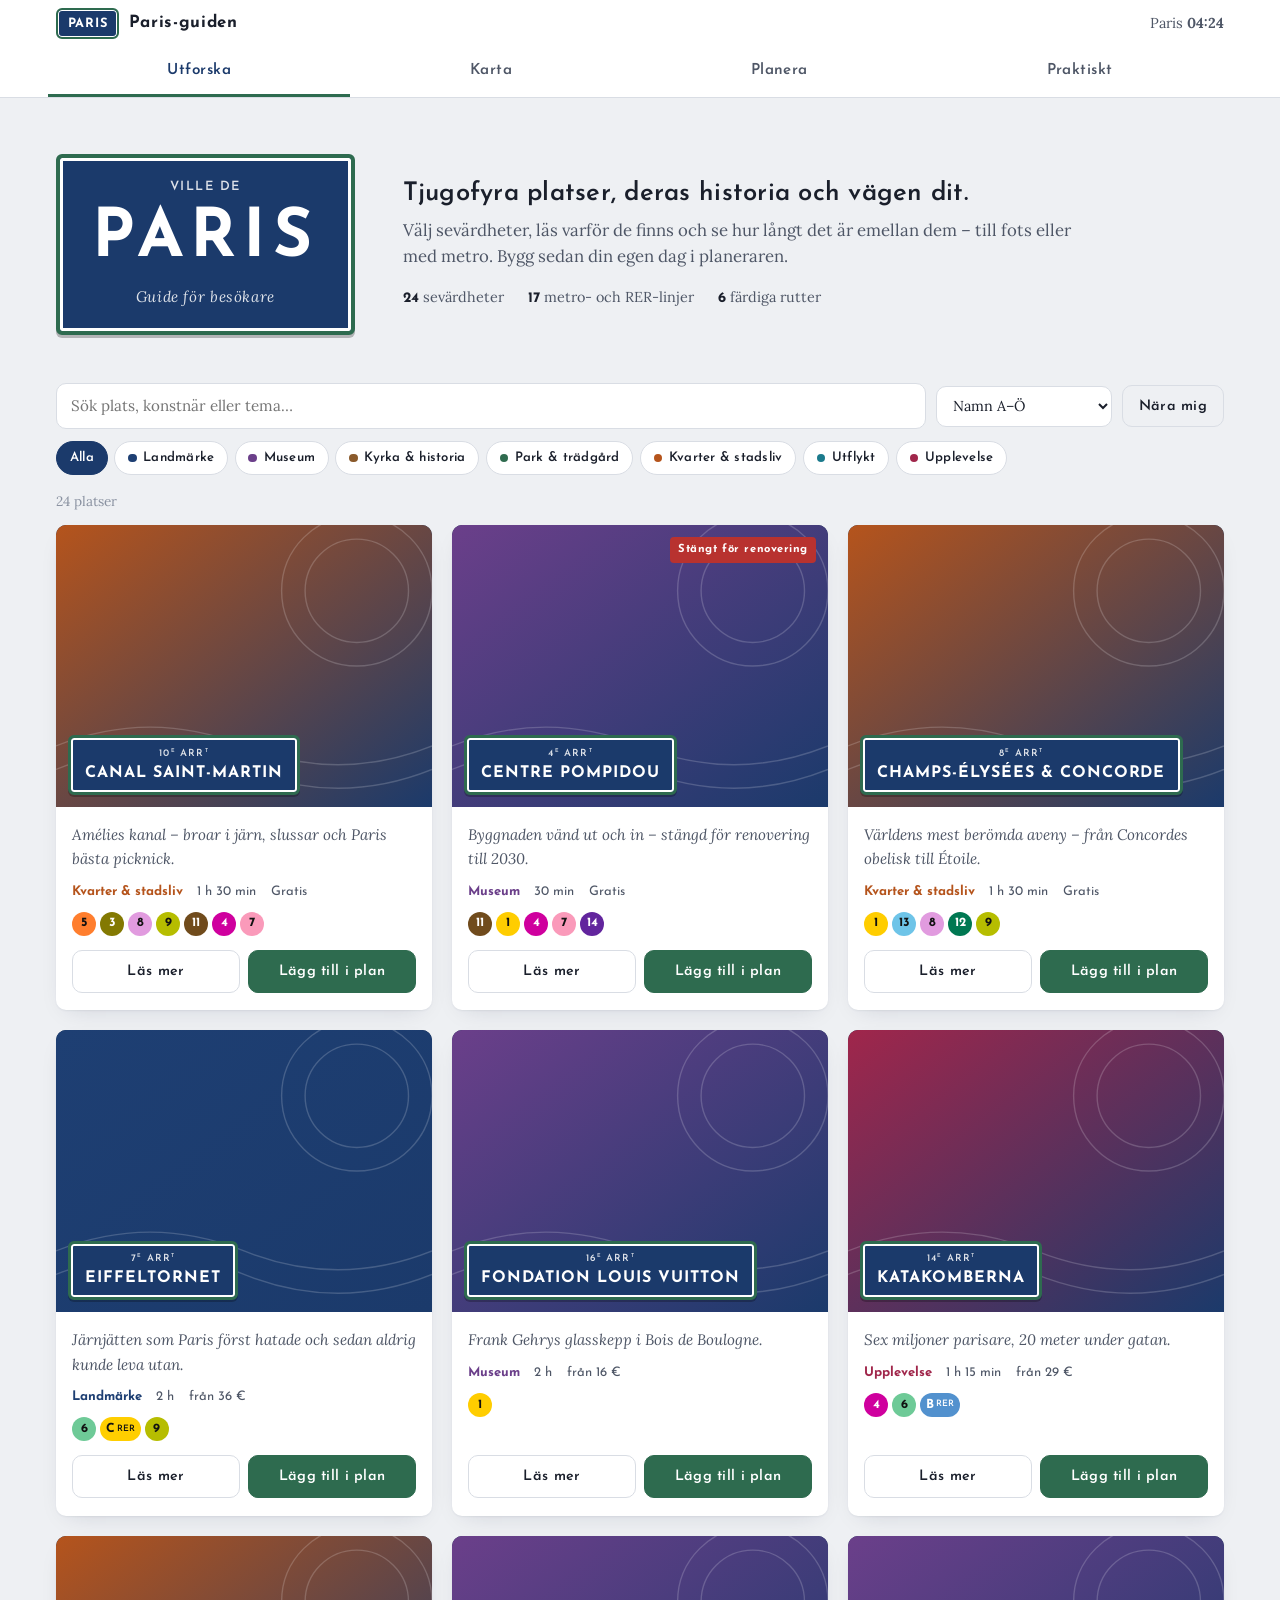
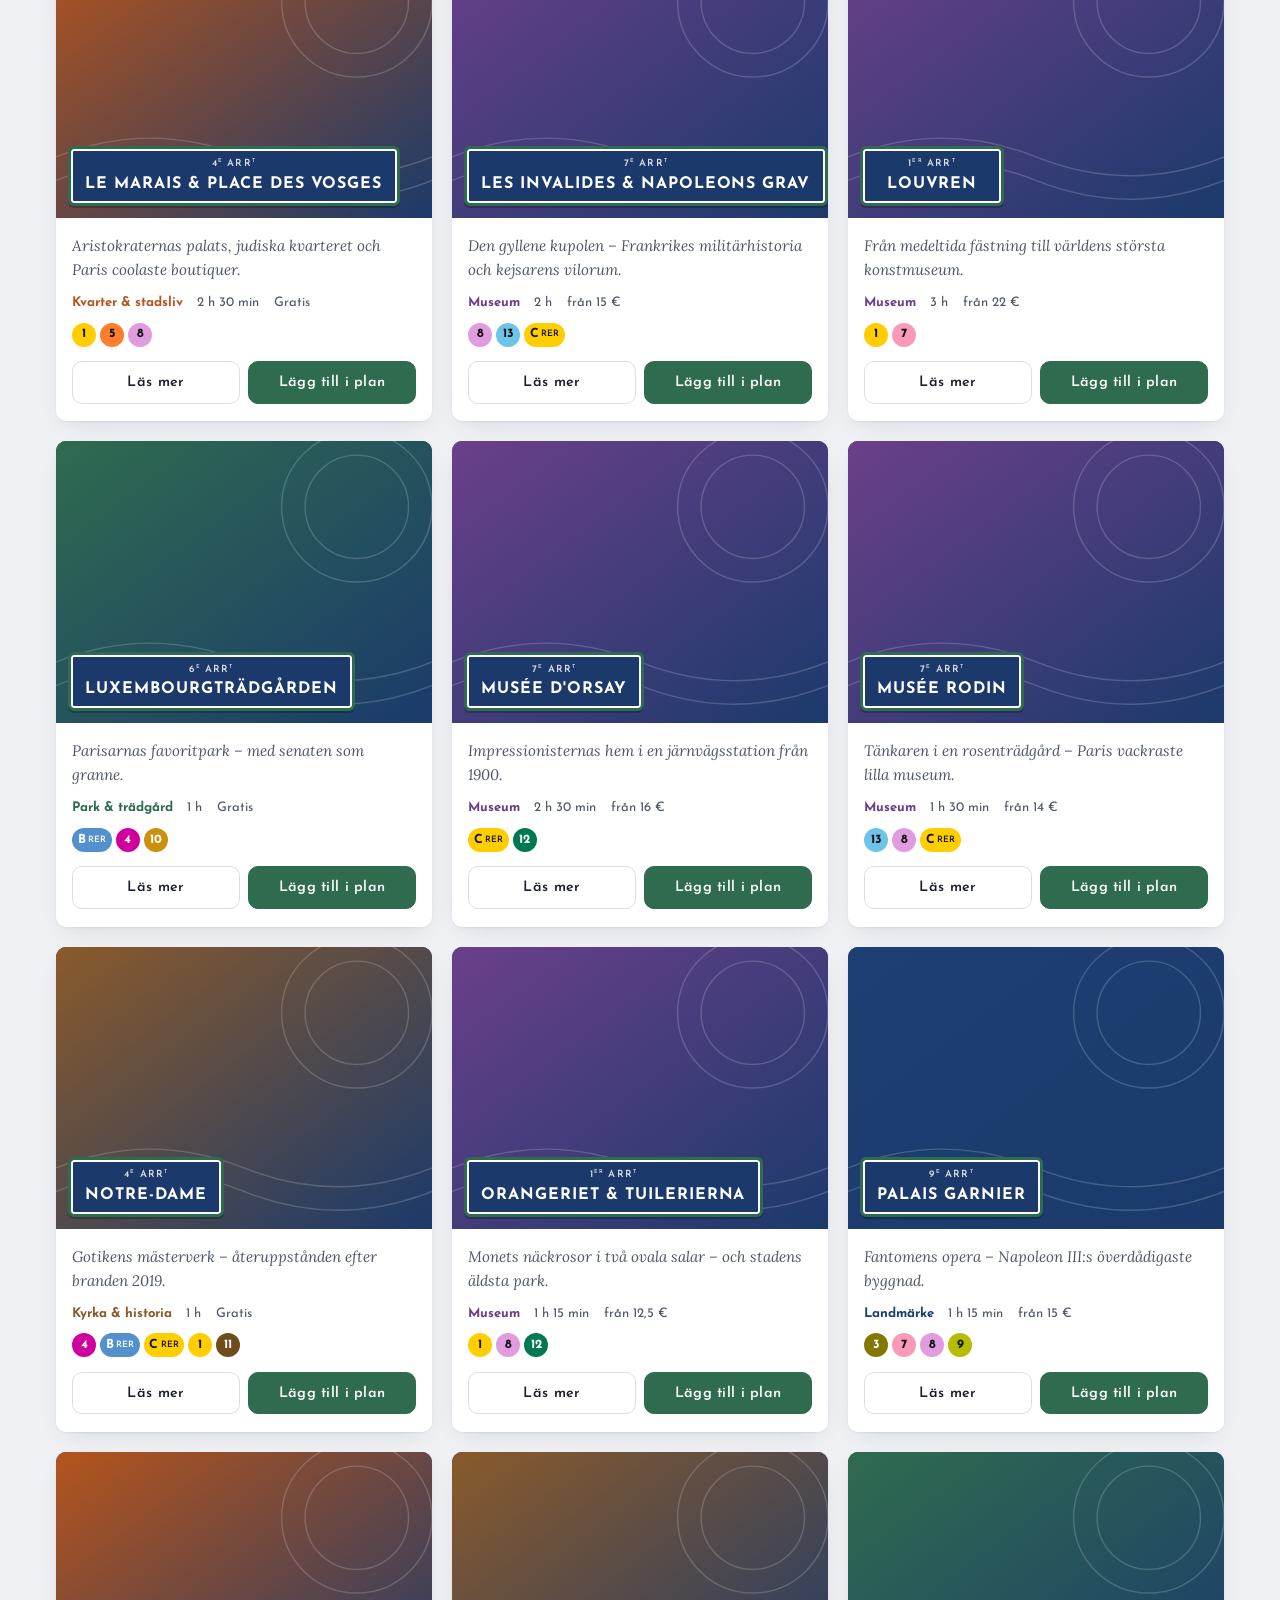
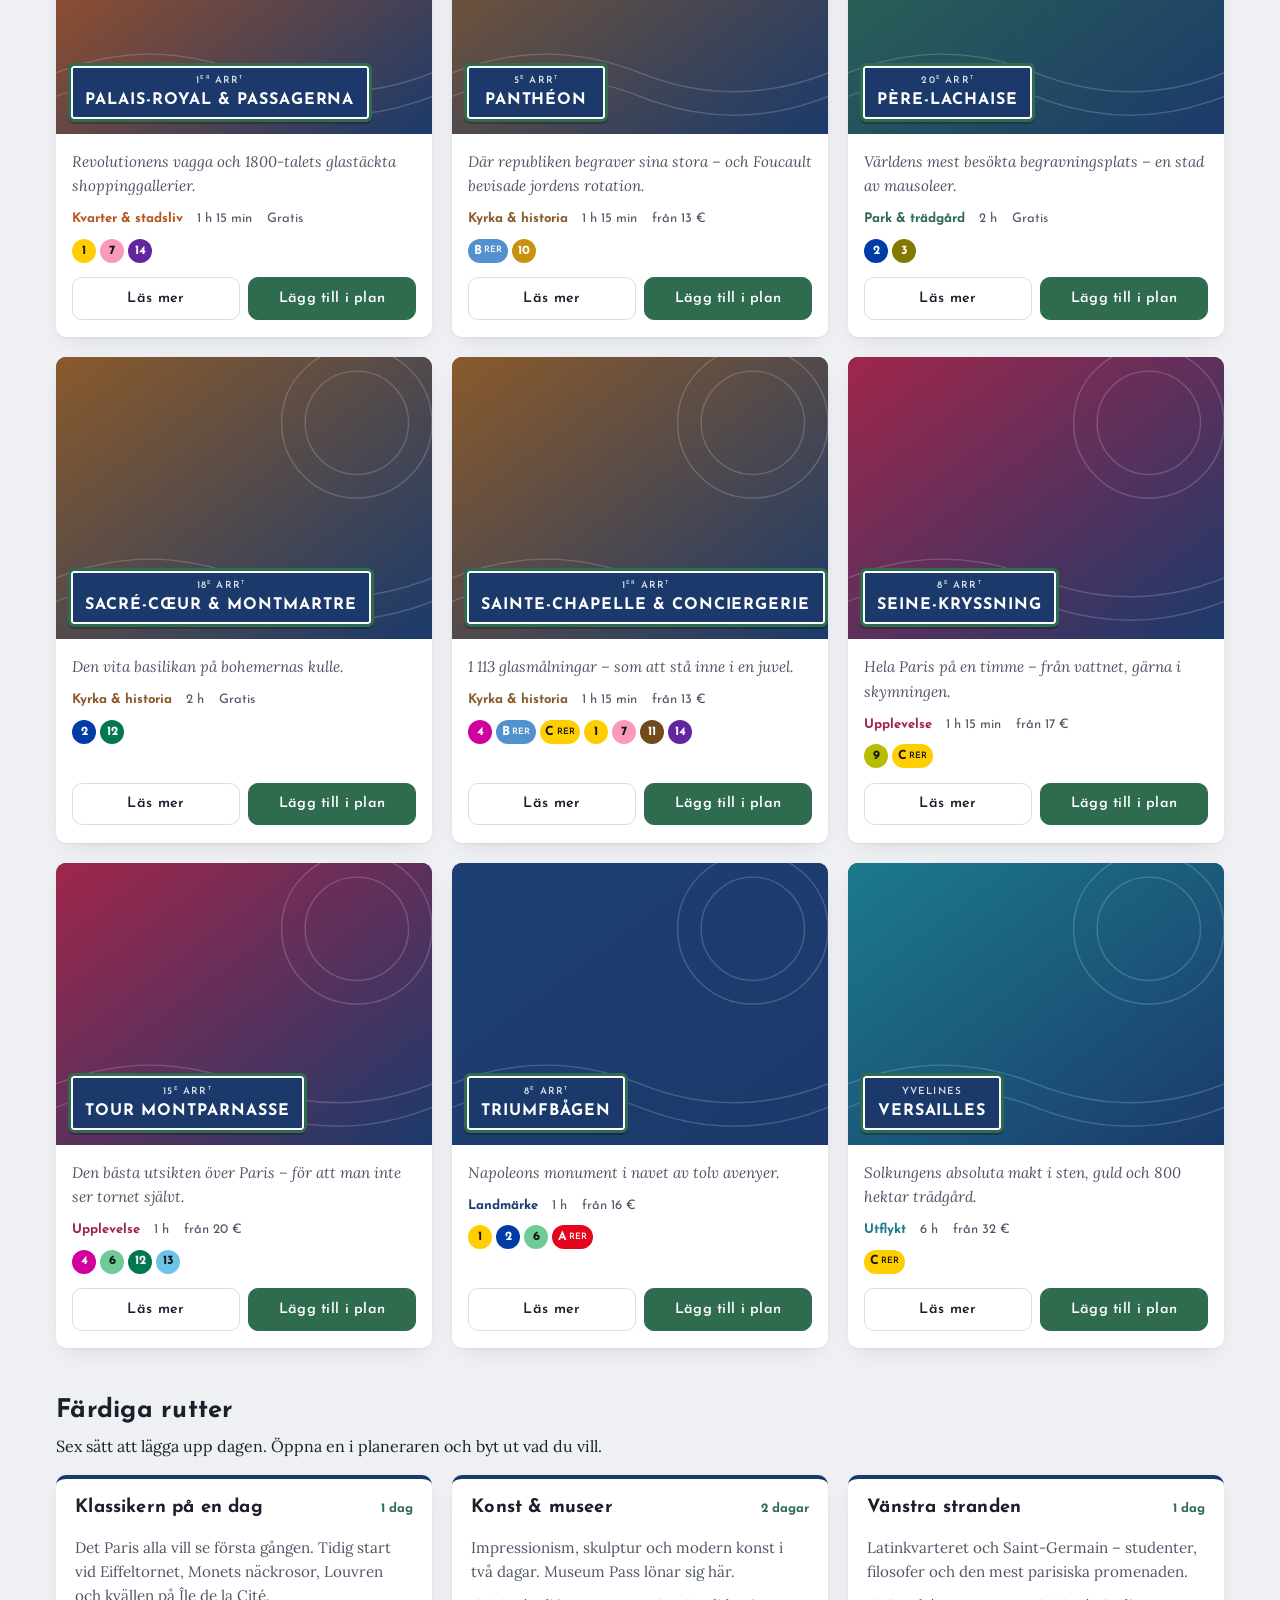
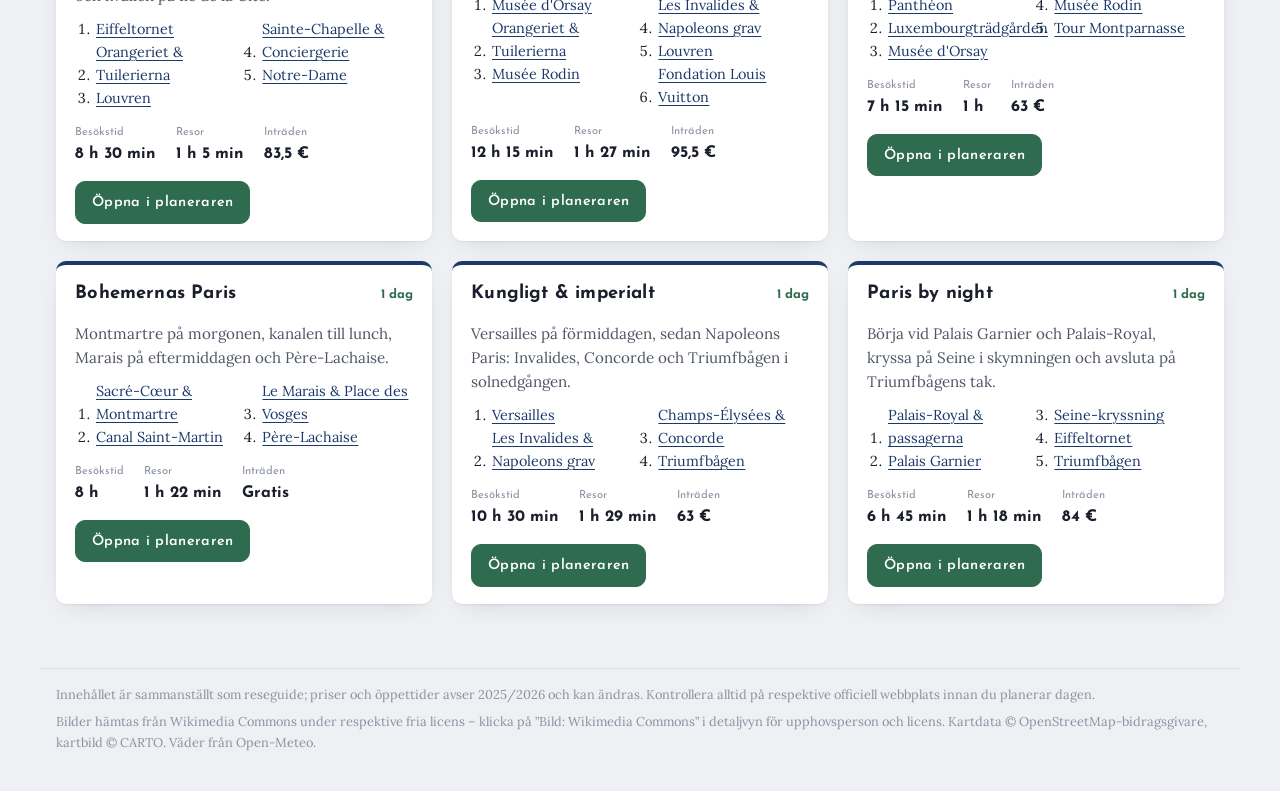
<file: paris-guide/index.html>
<!DOCTYPE html>
<html lang="sv">
<head>
  <meta charset="UTF-8">
  <meta name="viewport" content="width=device-width, initial-scale=1, viewport-fit=cover">
  <title>Paris-guiden – turistguide med karta, historia och metro</title>
  <meta name="description" content="Svensk turistguide till Paris: 24 sevärdheter med historia, bilder och praktisk information, klickbar karta, avstånd och tunnelbana mellan platserna samt en dagsplanerare.">
  <meta name="theme-color" content="#1B3A6B">
  <link rel="manifest" href="manifest.json">
  <link rel="icon" href="icon.svg" type="image/svg+xml">
  <link rel="apple-touch-icon" href="icon-512.png">
  <meta name="apple-mobile-web-app-capable" content="yes">
  <meta name="apple-mobile-web-app-title" content="Paris">
  <meta property="og:title" content="Paris-guiden">
  <meta property="og:description" content="Sevärdheter, historia, karta, metro och dagsplan för ditt Parisbesök.">
  <meta property="og:type" content="website">
  <link rel="preconnect" href="https://fonts.googleapis.com">
  <link rel="preconnect" href="https://fonts.gstatic.com" crossorigin>
  <link href="https://fonts.googleapis.com/css2?family=Josefin+Sans:wght@600;700&family=Lora:ital,wght@0,400;0,600;1,400&display=swap" rel="stylesheet">
  <link rel="stylesheet" href="vendor/leaflet.css">
  <link rel="stylesheet" href="styles.css">
</head>
<body>
  <header class="topbar">
    <div class="topbar__in">
      <a class="brand" href="#explore" aria-label="Paris-guiden, start">
        <span class="plaque plaque--mini"><span class="plaque__arr">Guide</span><span class="plaque__name">Paris</span></span>
        <span class="brand__name">Paris-guiden</span>
      </a>
      <div class="topbar__right">
        <span id="weatherNow" hidden></span>
        <span title="Lokal tid i Paris">Paris <b id="parisTime">–</b></span>
      </div>
    </div>
    <nav class="tabs" role="tablist" aria-label="Huvudmeny">
      <button class="tab is-active" role="tab" data-tab="explore" aria-selected="true">Utforska</button>
      <button class="tab" role="tab" data-tab="map" aria-selected="false">Karta</button>
      <button class="tab" role="tab" data-tab="plan" aria-selected="false">Planera <span id="planCount" class="count" hidden></span></button>
      <button class="tab" role="tab" data-tab="info" aria-selected="false">Praktiskt</button>
    </nav>
  </header>

  <main>
    <!-- Utforska -->
    <section id="tab-explore" class="panel is-active" role="tabpanel">
      <div class="hero">
        <div class="plaque plaque--hero" aria-hidden="true">
          <span class="plaque__arr">Ville de</span>
          <span class="plaque__name">Paris</span>
          <span class="plaque__sub">Guide för besökare</span>
        </div>
        <div class="hero__text">
          <h1>Tjugofyra platser, deras historia och vägen dit.</h1>
          <p>Välj sevärdheter, läs varför de finns och se hur långt det är emellan dem – till fots eller med metro. Bygg sedan din egen dag i planeraren.</p>
          <div class="hero__facts">
            <span><b>24</b> sevärdheter</span>
            <span><b>17</b> metro- och RER-linjer</span>
            <span><b>6</b> färdiga rutter</span>
          </div>
        </div>
      </div>

      <div class="toolbar">
        <input id="search" type="search" placeholder="Sök plats, konstnär eller tema…" aria-label="Sök bland sevärdheter">
        <select id="sort" aria-label="Sortera">
          <option value="name">Namn A–Ö</option>
          <option value="arr">Arrondissement</option>
          <option value="time">Kortast besök först</option>
          <option value="near">Närmast mig</option>
        </select>
        <button id="nearBtn" class="btn btn--ghost">Nära mig</button>
      </div>
      <div id="catChips" class="chips" role="group" aria-label="Kategorier"></div>
      <p id="resultCount" class="result-count"></p>
      <div id="cardGrid" class="grid"></div>

      <section class="routes" aria-labelledby="routesTitle">
        <h2 id="routesTitle">Färdiga rutter</h2>
        <p>Sex sätt att lägga upp dagen. Öppna en i planeraren och byt ut vad du vill.</p>
        <div id="itineraries" class="routes__grid"></div>
      </section>
    </section>

    <!-- Karta -->
    <section id="tab-map" class="panel" role="tabpanel">
      <div class="map-wrap">
        <div id="map" role="application" aria-label="Karta över sevärdheter"></div>
        <div class="map-ctrl">
          <div class="map-ctrl__row">
            <button id="mapFit" class="btn btn--sm">Hela staden</button>
            <button id="mapLocate" class="btn btn--sm">Min position</button>
            <label><input type="checkbox" id="mapPlanToggle" checked> Visa min plan</label>
          </div>
          <div id="mapLegend" class="legend"></div>
        </div>
      </div>
    </section>

    <!-- Planera -->
    <section id="tab-plan" class="panel" role="tabpanel">
      <div class="plan-head">
        <div>
          <h2>Din dagsplan</h2>
          <p>Lägg till platser, låt appen ordna dem efter kortast restid och se när du är klar.</p>
        </div>
        <div class="plan-tools">
          <label>Start <input type="time" id="planStart" value="09:00"></label>
          <button id="planOptimize" class="btn">Optimera ordningen</button>
          <button id="planClear" class="btn btn--ghost">Rensa</button>
        </div>
      </div>
      <div class="plan-layout">
        <div class="plan-main">
          <div id="planBody"></div>
        </div>
        <aside class="plan-side">
          <div id="planSummary" class="summary" hidden></div>
          <div class="plan-actions">
            <button id="planMap" class="btn btn--ghost">Visa på kartan</button>
            <button id="planCopy" class="btn btn--ghost">Kopiera som text</button>
            <button id="planShare" class="btn btn--ghost">Dela länk</button>
          </div>
          <div class="plan-add">
            <h3>Lägg till plats</h3>
            <div id="planAdd" class="chips"></div>
          </div>
        </aside>
      </div>
    </section>

    <!-- Praktiskt -->
    <section id="tab-info" class="panel" role="tabpanel">
      <h2>Praktiskt inför resan</h2>
      <p>Det du behöver veta om biljetter, flygplatser, öppettider och hur parisare gör.</p>
      <div class="info-layout">
        <div id="infoSections"></div>
        <aside>
          <div id="forecastWrap" class="side-box" hidden>
            <h3>Vädret i Paris</h3>
            <div id="forecast" class="forecast"></div>
          </div>
          <div class="side-box">
            <h3>Fraser som öppnar dörrar</h3>
            <table class="phrases"><tbody id="phrases"></tbody></table>
          </div>
          <div class="side-box">
            <h3>Linjerna i appen</h3>
            <div id="lineLegend" class="line-legend"></div>
            <p class="small" style="margin-top:.6rem">Restiderna bygger på ett förenklat nät med nyckelstationer. För exakta avgångar, använd Bonjour RATP eller Citymapper.</p>
          </div>
        </aside>
      </div>
    </section>
  </main>

  <footer>
    <p>Innehållet är sammanställt som reseguide; priser och öppettider avser 2025/2026 och kan ändras. Kontrollera alltid på respektive officiell webbplats innan du planerar dagen.</p>
    <p>Bilder hämtas från Wikimedia Commons under respektive fria licens – klicka på ”Bild: Wikimedia Commons” i detaljvyn för upphovsperson och licens. Kartdata © OpenStreetMap-bidragsgivare, kartbild © CARTO. Väder från Open-Meteo.</p>
  </footer>

  <dialog id="sheet" aria-label="Detaljer om sevärdhet">
    <button id="sheetClose" class="dialog__close" aria-label="Stäng">×</button>
    <div id="sheetBody"></div>
  </dialog>
  <dialog id="routeDlg" aria-label="Vägbeskrivning">
    <button id="routeClose" class="dialog__close" aria-label="Stäng">×</button>
    <div id="routeBody"></div>
  </dialog>
  <div id="toast" class="toast" role="status" aria-live="polite" hidden></div>

  <script src="vendor/leaflet.js"></script>
  <script src="data.js"></script>
  <script src="transit.js"></script>
  <script src="app.js"></script>
</body>
</html>
</file>
<file: paris-guide/vendor/leaflet.css>
/* required styles */

.leaflet-pane,
.leaflet-tile,
.leaflet-marker-icon,
.leaflet-marker-shadow,
.leaflet-tile-container,
.leaflet-pane > svg,
.leaflet-pane > canvas,
.leaflet-zoom-box,
.leaflet-image-layer,
.leaflet-layer {
	position: absolute;
	left: 0;
	top: 0;
	}
.leaflet-container {
	overflow: hidden;
	}
.leaflet-tile,
.leaflet-marker-icon,
.leaflet-marker-shadow {
	-webkit-user-select: none;
	   -moz-user-select: none;
	        user-select: none;
	  -webkit-user-drag: none;
	}
/* Prevents IE11 from highlighting tiles in blue */
.leaflet-tile::selection {
	background: transparent;
}
/* Safari renders non-retina tile on retina better with this, but Chrome is worse */
.leaflet-safari .leaflet-tile {
	image-rendering: -webkit-optimize-contrast;
	}
/* hack that prevents hw layers "stretching" when loading new tiles */
.leaflet-safari .leaflet-tile-container {
	width: 1600px;
	height: 1600px;
	-webkit-transform-origin: 0 0;
	}
.leaflet-marker-icon,
.leaflet-marker-shadow {
	display: block;
	}
/* .leaflet-container svg: reset svg max-width decleration shipped in Joomla! (joomla.org) 3.x */
/* .leaflet-container img: map is broken in FF if you have max-width: 100% on tiles */
.leaflet-container .leaflet-overlay-pane svg {
	max-width: none !important;
	max-height: none !important;
	}
.leaflet-container .leaflet-marker-pane img,
.leaflet-container .leaflet-shadow-pane img,
.leaflet-container .leaflet-tile-pane img,
.leaflet-container img.leaflet-image-layer,
.leaflet-container .leaflet-tile {
	max-width: none !important;
	max-height: none !important;
	width: auto;
	padding: 0;
	}

.leaflet-container img.leaflet-tile {
	/* See: https://bugs.chromium.org/p/chromium/issues/detail?id=600120 */
	mix-blend-mode: plus-lighter;
}

.leaflet-container.leaflet-touch-zoom {
	-ms-touch-action: pan-x pan-y;
	touch-action: pan-x pan-y;
	}
.leaflet-container.leaflet-touch-drag {
	-ms-touch-action: pinch-zoom;
	/* Fallback for FF which doesn't support pinch-zoom */
	touch-action: none;
	touch-action: pinch-zoom;
}
.leaflet-container.leaflet-touch-drag.leaflet-touch-zoom {
	-ms-touch-action: none;
	touch-action: none;
}
.leaflet-container {
	-webkit-tap-highlight-color: transparent;
}
.leaflet-container a {
	-webkit-tap-highlight-color: rgba(51, 181, 229, 0.4);
}
.leaflet-tile {
	filter: inherit;
	visibility: hidden;
	}
.leaflet-tile-loaded {
	visibility: inherit;
	}
.leaflet-zoom-box {
	width: 0;
	height: 0;
	-moz-box-sizing: border-box;
	     box-sizing: border-box;
	z-index: 800;
	}
/* workaround for https://bugzilla.mozilla.org/show_bug.cgi?id=888319 */
.leaflet-overlay-pane svg {
	-moz-user-select: none;
	}

.leaflet-pane         { z-index: 400; }

.leaflet-tile-pane    { z-index: 200; }
.leaflet-overlay-pane { z-index: 400; }
.leaflet-shadow-pane  { z-index: 500; }
.leaflet-marker-pane  { z-index: 600; }
.leaflet-tooltip-pane   { z-index: 650; }
.leaflet-popup-pane   { z-index: 700; }

.leaflet-map-pane canvas { z-index: 100; }
.leaflet-map-pane svg    { z-index: 200; }

.leaflet-vml-shape {
	width: 1px;
	height: 1px;
	}
.lvml {
	behavior: url(#default#VML);
	display: inline-block;
	position: absolute;
	}


/* control positioning */

.leaflet-control {
	position: relative;
	z-index: 800;
	pointer-events: visiblePainted; /* IE 9-10 doesn't have auto */
	pointer-events: auto;
	}
.leaflet-top,
.leaflet-bottom {
	position: absolute;
	z-index: 1000;
	pointer-events: none;
	}
.leaflet-top {
	top: 0;
	}
.leaflet-right {
	right: 0;
	}
.leaflet-bottom {
	bottom: 0;
	}
.leaflet-left {
	left: 0;
	}
.leaflet-control {
	float: left;
	clear: both;
	}
.leaflet-right .leaflet-control {
	float: right;
	}
.leaflet-top .leaflet-control {
	margin-top: 10px;
	}
.leaflet-bottom .leaflet-control {
	margin-bottom: 10px;
	}
.leaflet-left .leaflet-control {
	margin-left: 10px;
	}
.leaflet-right .leaflet-control {
	margin-right: 10px;
	}


/* zoom and fade animations */

.leaflet-fade-anim .leaflet-popup {
	opacity: 0;
	-webkit-transition: opacity 0.2s linear;
	   -moz-transition: opacity 0.2s linear;
	        transition: opacity 0.2s linear;
	}
.leaflet-fade-anim .leaflet-map-pane .leaflet-popup {
	opacity: 1;
	}
.leaflet-zoom-animated {
	-webkit-transform-origin: 0 0;
	    -ms-transform-origin: 0 0;
	        transform-origin: 0 0;
	}
svg.leaflet-zoom-animated {
	will-change: transform;
}

.leaflet-zoom-anim .leaflet-zoom-animated {
	-webkit-transition: -webkit-transform 0.25s cubic-bezier(0,0,0.25,1);
	   -moz-transition:    -moz-transform 0.25s cubic-bezier(0,0,0.25,1);
	        transition:         transform 0.25s cubic-bezier(0,0,0.25,1);
	}
.leaflet-zoom-anim .leaflet-tile,
.leaflet-pan-anim .leaflet-tile {
	-webkit-transition: none;
	   -moz-transition: none;
	        transition: none;
	}

.leaflet-zoom-anim .leaflet-zoom-hide {
	visibility: hidden;
	}


/* cursors */

.leaflet-interactive {
	cursor: pointer;
	}
.leaflet-grab {
	cursor: -webkit-grab;
	cursor:    -moz-grab;
	cursor:         grab;
	}
.leaflet-crosshair,
.leaflet-crosshair .leaflet-interactive {
	cursor: crosshair;
	}
.leaflet-popup-pane,
.leaflet-control {
	cursor: auto;
	}
.leaflet-dragging .leaflet-grab,
.leaflet-dragging .leaflet-grab .leaflet-interactive,
.leaflet-dragging .leaflet-marker-draggable {
	cursor: move;
	cursor: -webkit-grabbing;
	cursor:    -moz-grabbing;
	cursor:         grabbing;
	}

/* marker & overlays interactivity */
.leaflet-marker-icon,
.leaflet-marker-shadow,
.leaflet-image-layer,
.leaflet-pane > svg path,
.leaflet-tile-container {
	pointer-events: none;
	}

.leaflet-marker-icon.leaflet-interactive,
.leaflet-image-layer.leaflet-interactive,
.leaflet-pane > svg path.leaflet-interactive,
svg.leaflet-image-layer.leaflet-interactive path {
	pointer-events: visiblePainted; /* IE 9-10 doesn't have auto */
	pointer-events: auto;
	}

/* visual tweaks */

.leaflet-container {
	background: #ddd;
	outline-offset: 1px;
	}
.leaflet-container a {
	color: #0078A8;
	}
.leaflet-zoom-box {
	border: 2px dotted #38f;
	background: rgba(255,255,255,0.5);
	}


/* general typography */
.leaflet-container {
	font-family: "Helvetica Neue", Arial, Helvetica, sans-serif;
	font-size: 12px;
	font-size: 0.75rem;
	line-height: 1.5;
	}


/* general toolbar styles */

.leaflet-bar {
	box-shadow: 0 1px 5px rgba(0,0,0,0.65);
	border-radius: 4px;
	}
.leaflet-bar a {
	background-color: #fff;
	border-bottom: 1px solid #ccc;
	width: 26px;
	height: 26px;
	line-height: 26px;
	display: block;
	text-align: center;
	text-decoration: none;
	color: black;
	}
.leaflet-bar a,
.leaflet-control-layers-toggle {
	background-position: 50% 50%;
	background-repeat: no-repeat;
	display: block;
	}
.leaflet-bar a:hover,
.leaflet-bar a:focus {
	background-color: #f4f4f4;
	}
.leaflet-bar a:first-child {
	border-top-left-radius: 4px;
	border-top-right-radius: 4px;
	}
.leaflet-bar a:last-child {
	border-bottom-left-radius: 4px;
	border-bottom-right-radius: 4px;
	border-bottom: none;
	}
.leaflet-bar a.leaflet-disabled {
	cursor: default;
	background-color: #f4f4f4;
	color: #bbb;
	}

.leaflet-touch .leaflet-bar a {
	width: 30px;
	height: 30px;
	line-height: 30px;
	}
.leaflet-touch .leaflet-bar a:first-child {
	border-top-left-radius: 2px;
	border-top-right-radius: 2px;
	}
.leaflet-touch .leaflet-bar a:last-child {
	border-bottom-left-radius: 2px;
	border-bottom-right-radius: 2px;
	}

/* zoom control */

.leaflet-control-zoom-in,
.leaflet-control-zoom-out {
	font: bold 18px 'Lucida Console', Monaco, monospace;
	text-indent: 1px;
	}

.leaflet-touch .leaflet-control-zoom-in, .leaflet-touch .leaflet-control-zoom-out  {
	font-size: 22px;
	}


/* layers control */

.leaflet-control-layers {
	box-shadow: 0 1px 5px rgba(0,0,0,0.4);
	background: #fff;
	border-radius: 5px;
	}
.leaflet-control-layers-toggle {
	background-image: url(images/layers.png);
	width: 36px;
	height: 36px;
	}
.leaflet-retina .leaflet-control-layers-toggle {
	background-image: url(images/layers-2x.png);
	background-size: 26px 26px;
	}
.leaflet-touch .leaflet-control-layers-toggle {
	width: 44px;
	height: 44px;
	}
.leaflet-control-layers .leaflet-control-layers-list,
.leaflet-control-layers-expanded .leaflet-control-layers-toggle {
	display: none;
	}
.leaflet-control-layers-expanded .leaflet-control-layers-list {
	display: block;
	position: relative;
	}
.leaflet-control-layers-expanded {
	padding: 6px 10px 6px 6px;
	color: #333;
	background: #fff;
	}
.leaflet-control-layers-scrollbar {
	overflow-y: scroll;
	overflow-x: hidden;
	padding-right: 5px;
	}
.leaflet-control-layers-selector {
	margin-top: 2px;
	position: relative;
	top: 1px;
	}
.leaflet-control-layers label {
	display: block;
	font-size: 13px;
	font-size: 1.08333em;
	}
.leaflet-control-layers-separator {
	height: 0;
	border-top: 1px solid #ddd;
	margin: 5px -10px 5px -6px;
	}

/* Default icon URLs */
.leaflet-default-icon-path { /* used only in path-guessing heuristic, see L.Icon.Default */
	background-image: url(images/marker-icon.png);
	}


/* attribution and scale controls */

.leaflet-container .leaflet-control-attribution {
	background: #fff;
	background: rgba(255, 255, 255, 0.8);
	margin: 0;
	}
.leaflet-control-attribution,
.leaflet-control-scale-line {
	padding: 0 5px;
	color: #333;
	line-height: 1.4;
	}
.leaflet-control-attribution a {
	text-decoration: none;
	}
.leaflet-control-attribution a:hover,
.leaflet-control-attribution a:focus {
	text-decoration: underline;
	}
.leaflet-attribution-flag {
	display: inline !important;
	vertical-align: baseline !important;
	width: 1em;
	height: 0.6669em;
	}
.leaflet-left .leaflet-control-scale {
	margin-left: 5px;
	}
.leaflet-bottom .leaflet-control-scale {
	margin-bottom: 5px;
	}
.leaflet-control-scale-line {
	border: 2px solid #777;
	border-top: none;
	line-height: 1.1;
	padding: 2px 5px 1px;
	white-space: nowrap;
	-moz-box-sizing: border-box;
	     box-sizing: border-box;
	background: rgba(255, 255, 255, 0.8);
	text-shadow: 1px 1px #fff;
	}
.leaflet-control-scale-line:not(:first-child) {
	border-top: 2px solid #777;
	border-bottom: none;
	margin-top: -2px;
	}
.leaflet-control-scale-line:not(:first-child):not(:last-child) {
	border-bottom: 2px solid #777;
	}

.leaflet-touch .leaflet-control-attribution,
.leaflet-touch .leaflet-control-layers,
.leaflet-touch .leaflet-bar {
	box-shadow: none;
	}
.leaflet-touch .leaflet-control-layers,
.leaflet-touch .leaflet-bar {
	border: 2px solid rgba(0,0,0,0.2);
	background-clip: padding-box;
	}


/* popup */

.leaflet-popup {
	position: absolute;
	text-align: center;
	margin-bottom: 20px;
	}
.leaflet-popup-content-wrapper {
	padding: 1px;
	text-align: left;
	border-radius: 12px;
	}
.leaflet-popup-content {
	margin: 13px 24px 13px 20px;
	line-height: 1.3;
	font-size: 13px;
	font-size: 1.08333em;
	min-height: 1px;
	}
.leaflet-popup-content p {
	margin: 17px 0;
	margin: 1.3em 0;
	}
.leaflet-popup-tip-container {
	width: 40px;
	height: 20px;
	position: absolute;
	left: 50%;
	margin-top: -1px;
	margin-left: -20px;
	overflow: hidden;
	pointer-events: none;
	}
.leaflet-popup-tip {
	width: 17px;
	height: 17px;
	padding: 1px;

	margin: -10px auto 0;
	pointer-events: auto;

	-webkit-transform: rotate(45deg);
	   -moz-transform: rotate(45deg);
	    -ms-transform: rotate(45deg);
	        transform: rotate(45deg);
	}
.leaflet-popup-content-wrapper,
.leaflet-popup-tip {
	background: white;
	color: #333;
	box-shadow: 0 3px 14px rgba(0,0,0,0.4);
	}
.leaflet-container a.leaflet-popup-close-button {
	position: absolute;
	top: 0;
	right: 0;
	border: none;
	text-align: center;
	width: 24px;
	height: 24px;
	font: 16px/24px Tahoma, Verdana, sans-serif;
	color: #757575;
	text-decoration: none;
	background: transparent;
	}
.leaflet-container a.leaflet-popup-close-button:hover,
.leaflet-container a.leaflet-popup-close-button:focus {
	color: #585858;
	}
.leaflet-popup-scrolled {
	overflow: auto;
	}

.leaflet-oldie .leaflet-popup-content-wrapper {
	-ms-zoom: 1;
	}
.leaflet-oldie .leaflet-popup-tip {
	width: 24px;
	margin: 0 auto;

	-ms-filter: "progid:DXImageTransform.Microsoft.Matrix(M11=0.70710678, M12=0.70710678, M21=-0.70710678, M22=0.70710678)";
	filter: progid:DXImageTransform.Microsoft.Matrix(M11=0.70710678, M12=0.70710678, M21=-0.70710678, M22=0.70710678);
	}

.leaflet-oldie .leaflet-control-zoom,
.leaflet-oldie .leaflet-control-layers,
.leaflet-oldie .leaflet-popup-content-wrapper,
.leaflet-oldie .leaflet-popup-tip {
	border: 1px solid #999;
	}


/* div icon */

.leaflet-div-icon {
	background: #fff;
	border: 1px solid #666;
	}


/* Tooltip */
/* Base styles for the element that has a tooltip */
.leaflet-tooltip {
	position: absolute;
	padding: 6px;
	background-color: #fff;
	border: 1px solid #fff;
	border-radius: 3px;
	color: #222;
	white-space: nowrap;
	-webkit-user-select: none;
	-moz-user-select: none;
	-ms-user-select: none;
	user-select: none;
	pointer-events: none;
	box-shadow: 0 1px 3px rgba(0,0,0,0.4);
	}
.leaflet-tooltip.leaflet-interactive {
	cursor: pointer;
	pointer-events: auto;
	}
.leaflet-tooltip-top:before,
.leaflet-tooltip-bottom:before,
.leaflet-tooltip-left:before,
.leaflet-tooltip-right:before {
	position: absolute;
	pointer-events: none;
	border: 6px solid transparent;
	background: transparent;
	content: "";
	}

/* Directions */

.leaflet-tooltip-bottom {
	margin-top: 6px;
}
.leaflet-tooltip-top {
	margin-top: -6px;
}
.leaflet-tooltip-bottom:before,
.leaflet-tooltip-top:before {
	left: 50%;
	margin-left: -6px;
	}
.leaflet-tooltip-top:before {
	bottom: 0;
	margin-bottom: -12px;
	border-top-color: #fff;
	}
.leaflet-tooltip-bottom:before {
	top: 0;
	margin-top: -12px;
	margin-left: -6px;
	border-bottom-color: #fff;
	}
.leaflet-tooltip-left {
	margin-left: -6px;
}
.leaflet-tooltip-right {
	margin-left: 6px;
}
.leaflet-tooltip-left:before,
.leaflet-tooltip-right:before {
	top: 50%;
	margin-top: -6px;
	}
.leaflet-tooltip-left:before {
	right: 0;
	margin-right: -12px;
	border-left-color: #fff;
	}
.leaflet-tooltip-right:before {
	left: 0;
	margin-left: -12px;
	border-right-color: #fff;
	}

/* Printing */

@media print {
	/* Prevent printers from removing background-images of controls. */
	.leaflet-control {
		-webkit-print-color-adjust: exact;
		print-color-adjust: exact;
		}
	}
</file>
<file: paris-guide/styles.css>
/* Paris-guiden – formgivning
   Motiv: Paris gatuskyltar (blå emalj, vit text, grön ram) och Métro-linjernas färger. */

:root {
  --bleu: #1B3A6B;        /* skyltblå */
  --bleu-deep: #12294D;
  --vert: #2E6B4F;        /* skyltgrön / Guimard-grön */
  --vert-light: #DDE9E1;
  --zinc: #EEF0F3;        /* zinktak – sidbakgrund */
  --paper: #FFFFFF;
  --ink: #1A1F2B;
  --ink-2: #4E5666;
  --ink-3: #8A92A1;
  --rule: #D9DDE4;
  --shadow: 0 1px 2px rgba(20, 30, 60, .06), 0 8px 24px -12px rgba(20, 30, 60, .18);
  --radius: 10px;
  --font-display: "Josefin Sans", "Futura", "Century Gothic", sans-serif;
  --font-body: "Lora", Georgia, "Times New Roman", serif;
  color-scheme: light;
}
@media (prefers-color-scheme: dark) {
  :root {
    --zinc: #11161F; --paper: #1A2130; --ink: #ECEEF3; --ink-2: #B4BAC6; --ink-3: #7F879A; --rule: #2A3242;
    --vert-light: #1F3A2E;
    --shadow: 0 1px 2px rgba(0, 0, 0, .4), 0 10px 30px -14px rgba(0, 0, 0, .7);
    color-scheme: dark;
  }
}

*, *::before, *::after { box-sizing: border-box; }
html { -webkit-text-size-adjust: 100%; scroll-behavior: smooth; }
@media (prefers-reduced-motion: reduce) { html { scroll-behavior: auto; } *, *::before, *::after { transition: none !important; animation: none !important; } }
body { margin: 0; background: var(--zinc); color: var(--ink); font-family: var(--font-body); font-size: 16px; line-height: 1.6; -webkit-font-smoothing: antialiased; }
h1, h2, h3, h4 { font-family: var(--font-display); font-weight: 700; line-height: 1.15; margin: 0 0 .5rem; letter-spacing: .01em; }
h2 { font-size: 1.6rem; } h3 { font-size: 1.15rem; }
p { margin: 0 0 1rem; max-width: 70ch; }
a { color: var(--bleu); } @media (prefers-color-scheme: dark) { a { color: #9CC1F5; } }
button { font: inherit; cursor: pointer; }
img { max-width: 100%; display: block; }
:focus-visible { outline: 3px solid #F2B84B; outline-offset: 2px; }
[hidden] { display: none !important; }
.small { font-size: .85rem; color: var(--ink-2); }
.link { background: none; border: 0; padding: 0; color: var(--bleu); text-decoration: underline; text-underline-offset: 3px; font: inherit; text-align: left; }
@media (prefers-color-scheme: dark) { .link { color: #9CC1F5; } }

/* ---- Skylt ---- */
.plaque {
  display: inline-flex; flex-direction: column; align-items: center; text-align: center;
  background: var(--bleu); color: #fff; border: 3px solid var(--vert); border-radius: 6px;
  box-shadow: inset 0 0 0 2px #fff, 0 2px 0 rgba(0,0,0,.25);
  padding: .45rem .9rem .55rem; font-family: var(--font-display); min-width: 9rem; max-width: 100%;
}
.plaque__arr { font-size: .62rem; letter-spacing: .12em; text-transform: uppercase; opacity: .85; font-weight: 600; }
.plaque__arr sup { font-size: .55em; }
.plaque__name { font-size: 1rem; font-weight: 700; text-transform: uppercase; letter-spacing: .06em; line-height: 1.2; margin-top: .15rem; }
.plaque__sub { font-size: .7rem; letter-spacing: .04em; margin-top: .25rem; opacity: .85; font-family: var(--font-body); font-style: italic; text-transform: none; }
.plaque--lg { padding: .8rem 1.6rem 1rem; min-width: 14rem; }
.plaque--lg .plaque__name { font-size: 1.5rem; }
.plaque--lg .plaque__arr { font-size: .72rem; }
.plaque--hero { padding: 1.2rem 2rem 1.4rem; border-width: 4px; box-shadow: inset 0 0 0 3px #fff, 0 3px 0 rgba(0,0,0,.25); }
.plaque--hero .plaque__arr { font-size: .8rem; }
.plaque--hero .plaque__name { font-size: clamp(2.4rem, 8vw, 4.2rem); letter-spacing: .1em; }
.plaque--hero .plaque__sub { font-size: .95rem; }
.plaque--mini { padding: .25rem .6rem .35rem; min-width: 0; border-width: 2px; box-shadow: inset 0 0 0 1px #fff; }
.plaque--mini .plaque__arr { display: none; } .plaque--mini .plaque__name { font-size: .8rem; }

/* ---- Métro-linjer ---- */
.line { display: inline-flex; align-items: center; justify-content: center; min-width: 1.5rem; height: 1.5rem; padding: 0 .35rem; border-radius: 999px; font-family: var(--font-display); font-weight: 700; font-size: .78rem; line-height: 1; margin-right: .25rem; }
.line small { font-size: .55rem; margin-left: .15rem; font-weight: 600; }

/* ---- Topp & flikar ---- */
.topbar { position: sticky; top: 0; z-index: 50; background: var(--paper); border-bottom: 1px solid var(--rule); }
.topbar__in { max-width: 1200px; margin: 0 auto; padding: .5rem 1rem; display: flex; align-items: center; justify-content: space-between; gap: 1rem; }
.brand { display: inline-flex; align-items: center; gap: .6rem; text-decoration: none; color: var(--ink); }
.brand__name { font-family: var(--font-display); font-weight: 700; font-size: 1.05rem; letter-spacing: .04em; }
.topbar__right { display: flex; align-items: center; gap: 1rem; font-size: .9rem; color: var(--ink-2); }
.w__icon { font-size: 1.1rem; margin-right: .3rem; }
.tabs { display: flex; max-width: 1200px; margin: 0 auto; padding: 0 .5rem; overflow-x: auto; scrollbar-width: none; }
.tabs::-webkit-scrollbar { display: none; }
.tab { flex: 1 0 auto; background: none; border: 0; border-bottom: 3px solid transparent; padding: .7rem .9rem; font-family: var(--font-display); font-weight: 600; font-size: .95rem; color: var(--ink-2); letter-spacing: .03em; display: inline-flex; align-items: center; justify-content: center; gap: .4rem; }
.tab.is-active { color: var(--bleu); border-bottom-color: var(--vert); }
@media (prefers-color-scheme: dark) { .tab.is-active { color: #9CC1F5; } }
.count { background: var(--vert); color: #fff; border-radius: 999px; font-size: .7rem; min-width: 1.25rem; height: 1.25rem; display: inline-flex; align-items: center; justify-content: center; padding: 0 .3rem; }
@media (max-width: 700px) {
  .tabs { position: fixed; bottom: 0; left: 0; right: 0; background: var(--paper); border-top: 1px solid var(--rule); z-index: 50; padding: 0 0 env(safe-area-inset-bottom); }
  .tab { border-bottom: 0; border-top: 3px solid transparent; padding: .6rem .3rem; font-size: .8rem; flex-direction: column; gap: .1rem; }
  .tab.is-active { border-top-color: var(--vert); }
  main { padding-bottom: 5rem; }
}

main { max-width: 1200px; margin: 0 auto; padding: 1rem; }
.panel { display: none; } .panel.is-active { display: block; }

/* ---- Hero ---- */
.hero { display: grid; grid-template-columns: 1fr; gap: 1.5rem; align-items: center; padding: 1.5rem 0 2rem; }
@media (min-width: 800px) { .hero { grid-template-columns: auto 1fr; gap: 3rem; padding: 2.5rem 0 3rem; } }
.hero__text h1 { font-size: 1.6rem; font-weight: 600; margin-bottom: .5rem; }
.hero__text p { font-size: 1.05rem; color: var(--ink-2); }
.hero__facts { display: flex; flex-wrap: wrap; gap: .5rem 1.5rem; font-size: .9rem; color: var(--ink-2); margin-top: .5rem; }
.hero__facts b { color: var(--ink); font-family: var(--font-display); }

/* ---- Verktyg ---- */
.toolbar { display: flex; flex-wrap: wrap; gap: .6rem; align-items: center; margin-bottom: .75rem; }
.toolbar input[type=search] { flex: 1 1 220px; padding: .6rem .9rem; border: 1px solid var(--rule); border-radius: var(--radius); background: var(--paper); color: var(--ink); font: inherit; font-size: .95rem; }
.toolbar select { padding: .6rem .8rem; border: 1px solid var(--rule); border-radius: var(--radius); background: var(--paper); color: var(--ink); font: inherit; font-size: .9rem; }
.chips { display: flex; flex-wrap: wrap; gap: .4rem; margin-bottom: 1rem; }
.chip { --c: var(--bleu); border: 1px solid var(--rule); background: var(--paper); color: var(--ink); border-radius: 999px; padding: .35rem .8rem; font-family: var(--font-display); font-weight: 600; font-size: .82rem; letter-spacing: .02em; display: inline-flex; align-items: center; gap: .4rem; }
.chip::before { content: ""; width: .55rem; height: .55rem; border-radius: 50%; background: var(--c); }
.chip[data-cat=all]::before { display: none; }
.chip.is-on { background: var(--bleu); color: #fff; border-color: var(--bleu); } .chip.is-on::before { background: #fff; }
.result-count { font-size: .85rem; color: var(--ink-3); margin: 0 0 .75rem; }

/* ---- Knappar ---- */
.btn { display: inline-flex; align-items: center; justify-content: center; gap: .4rem; background: var(--vert); color: #fff; border: 1px solid var(--vert); border-radius: var(--radius); padding: .55rem 1rem; font-family: var(--font-display); font-weight: 600; font-size: .9rem; letter-spacing: .02em; text-decoration: none; transition: background .15s; }
.btn:hover { background: #255a42; }
.btn--ghost { background: transparent; color: var(--ink); border-color: var(--rule); } .btn--ghost:hover { background: var(--vert-light); }
.btn--on { background: var(--bleu); border-color: var(--bleu); } .btn--on:hover { background: var(--bleu-deep); }
.btn--sm { padding: .35rem .7rem; font-size: .8rem; }
.icon-btn { background: none; border: 1px solid var(--rule); border-radius: 6px; width: 2rem; height: 2rem; color: var(--ink-2); }
.icon-btn:disabled { opacity: .35; cursor: default; }

/* ---- Kort ---- */
.grid { display: grid; grid-template-columns: repeat(auto-fill, minmax(280px, 1fr)); gap: 1.25rem; }
.card { background: var(--paper); border-radius: var(--radius); box-shadow: var(--shadow); overflow: hidden; display: flex; flex-direction: column; }
.card__media { position: relative; display: block; width: 100%; padding: 0; border: 0; background: var(--bleu-deep); aspect-ratio: 4 / 3; overflow: hidden; text-align: left; }
.card__media img { width: 100%; height: 100%; object-fit: cover; transition: transform .4s ease; }
.card__media:hover img.is-photo { transform: scale(1.03); }
.card__media .plaque { position: absolute; left: .75rem; bottom: .75rem; }
.card__flag { position: absolute; top: .75rem; right: .75rem; background: #B8322F; color: #fff; font-family: var(--font-display); font-size: .7rem; font-weight: 700; letter-spacing: .05em; padding: .25rem .5rem; border-radius: 4px; }
.card__body { padding: 1rem 1rem 1.1rem; display: flex; flex-direction: column; gap: .6rem; flex: 1; }
.card__tag { font-style: italic; color: var(--ink-2); margin: 0; font-size: .95rem; }
.card__meta { display: flex; flex-wrap: wrap; gap: .35rem .9rem; font-size: .82rem; color: var(--ink-2); font-family: var(--font-display); }
.cat { --c: var(--bleu); color: var(--c); font-weight: 700; }
@media (prefers-color-scheme: dark) { .cat { filter: brightness(1.6); } }
.card__dist { color: var(--vert); font-weight: 700; }
.card__lines { display: flex; flex-wrap: wrap; }
.card__actions { display: flex; gap: .5rem; margin-top: auto; padding-top: .3rem; }
.card__actions .btn { flex: 1; }
.empty { color: var(--ink-2); padding: 2rem 0; }

/* ---- Färdiga rutter ---- */
.routes { margin-top: 3rem; }
.routes__grid { display: grid; grid-template-columns: repeat(auto-fill, minmax(280px, 1fr)); gap: 1.25rem; }
.route { background: var(--paper); border-radius: var(--radius); box-shadow: var(--shadow); padding: 1.1rem 1.2rem; display: flex; flex-direction: column; gap: .6rem; border-top: 4px solid var(--bleu); }
.route__head { display: flex; justify-content: space-between; align-items: baseline; gap: 1rem; }
.route__days { font-family: var(--font-display); font-weight: 700; font-size: .8rem; color: var(--vert); white-space: nowrap; }
.route p { margin: 0; color: var(--ink-2); font-size: .95rem; }
.route__stops { margin: 0; padding-left: 1.3rem; font-size: .9rem; columns: 2; column-gap: 1rem; }
.route__stops li { break-inside: avoid; }
.route__facts { display: flex; gap: 1.25rem; margin: .25rem 0 .25rem; font-family: var(--font-display); }
.route__facts dt { font-size: .7rem; color: var(--ink-3); text-transform: none; } .route__facts dd { margin: 0; font-weight: 700; }
.route .btn { align-self: flex-start; }

/* ---- Dialoger ---- */
dialog { border: 0; padding: 0; background: var(--paper); color: var(--ink); border-radius: 14px; width: min(1040px, calc(100vw - 1.5rem)); max-height: calc(100vh - 2rem); box-shadow: 0 30px 80px -20px rgba(0,0,0,.5); }
dialog::backdrop { background: rgba(10, 18, 40, .55); backdrop-filter: blur(3px); }
dialog[open] { animation: rise .25s ease-out; }
@keyframes rise { from { transform: translateY(12px); opacity: 0; } }
.dialog__close { position: absolute; top: .75rem; right: .75rem; z-index: 2; width: 2.4rem; height: 2.4rem; border-radius: 50%; border: 0; background: rgba(255,255,255,.92); color: #111; font-size: 1.3rem; line-height: 1; box-shadow: 0 2px 8px rgba(0,0,0,.25); }
.detail__media { position: relative; aspect-ratio: 16 / 8; background: var(--bleu-deep); }
.detail__media img { width: 100%; height: 100%; object-fit: cover; }
.credit { position: absolute; right: .6rem; bottom: .5rem; font-size: .7rem; color: #fff; background: rgba(0,0,0,.45); padding: .15rem .5rem; border-radius: 4px; text-decoration: none; }
.detail__head { padding: 1.25rem 1.25rem 0; margin-top: -2.5rem; position: relative; display: flex; flex-direction: column; align-items: flex-start; gap: .75rem; }
.detail__tag { font-style: italic; font-size: 1.1rem; color: var(--ink-2); margin: 0; }
.detail__actions { display: flex; flex-wrap: wrap; gap: .5rem; }
.notice { margin: 1rem 1.25rem 0; background: #FBECEA; color: #7A241F; border-left: 4px solid #B8322F; padding: .75rem 1rem; border-radius: 6px; font-size: .92rem; }
@media (prefers-color-scheme: dark) { .notice { background: #3A1E1C; color: #F2C7C3; } }
.detail__grid { display: grid; grid-template-columns: 1fr; gap: 1.5rem; padding: 1.25rem; }
@media (min-width: 820px) { .detail__grid { grid-template-columns: 1.4fr 1fr; gap: 2.5rem; } }
.detail__history p { font-size: 1rem; line-height: 1.7; }
.detail__history h3 { margin-top: 1.25rem; } .detail__history h3:first-child { margin-top: 0; }
.ticks { list-style: none; padding: 0; margin: 0 0 1rem; }
.ticks li { padding-left: 1.5rem; position: relative; margin-bottom: .4rem; }
.ticks li::before { content: ""; position: absolute; left: 0; top: .55rem; width: .7rem; height: .35rem; border-left: 2px solid var(--vert); border-bottom: 2px solid var(--vert); transform: rotate(-45deg); }
.detail__facts { background: var(--zinc); border-radius: var(--radius); padding: 1.1rem 1.2rem; align-self: start; }
.facts { margin: 0 0 1rem; }
.facts div { display: grid; grid-template-columns: 6.5rem 1fr; gap: .5rem; padding: .55rem 0; border-top: 1px solid var(--rule); font-size: .92rem; }
.facts div:first-child { border-top: 0; }
.facts dt { font-family: var(--font-display); font-weight: 700; font-size: .78rem; color: var(--ink-2); padding-top: .15rem; }
.facts dd { margin: 0; }
.pass { display: block; margin-top: .3rem; color: var(--vert); font-family: var(--font-display); font-weight: 700; font-size: .78rem; }
.stations { display: flex; flex-direction: column; gap: .45rem; }
.station { display: flex; align-items: center; gap: .3rem; }
.station > span { display: flex; flex-direction: column; line-height: 1.2; } .station small { color: var(--ink-3); font-size: .75rem; }
.tips { padding-left: 1.1rem; margin: 0 0 .75rem; font-size: .92rem; } .tips li { margin-bottom: .35rem; }
.nearby { padding: 0 1.25rem 1.5rem; }
.nearby__list { list-style: none; padding: 0; margin: 0; display: grid; gap: .4rem; }
.nearby__list li { display: grid; grid-template-columns: 1fr auto auto auto; gap: .6rem 1rem; align-items: center; padding: .55rem .8rem; background: var(--zinc); border-radius: 8px; font-size: .92rem; }
.nearby__km { font-family: var(--font-display); font-weight: 700; white-space: nowrap; }
.nearby__mode { color: var(--ink-2); white-space: nowrap; }
@media (max-width: 560px) { .nearby__list li { grid-template-columns: 1fr auto; } .nearby__mode { grid-column: 1; } .nearby__list .btn { grid-column: 2; grid-row: 2; } }

/* ---- Vägbeskrivning ---- */
#routeDlg { width: min(640px, calc(100vw - 1.5rem)); }
#routeBody { padding: 1.25rem 1.25rem 1.5rem; }
.route-title { display: flex; align-items: center; gap: .75rem; flex-wrap: wrap; margin: 1.25rem 0 1rem; }
.route-arrow { font-size: 1.5rem; color: var(--ink-3); }
.route-summary { font-size: 1.05rem; }
.opt { border: 1px solid var(--rule); border-radius: var(--radius); padding: .9rem 1rem; margin-bottom: .75rem; }
.opt.is-best { border-color: var(--vert); box-shadow: inset 4px 0 0 var(--vert); }
.opt__head { display: flex; justify-content: space-between; align-items: baseline; font-family: var(--font-display); font-weight: 700; margin-bottom: .35rem; }
.opt__time { font-size: 1.1rem; color: var(--vert); }
.opt p { margin: 0; font-size: .92rem; color: var(--ink-2); }
.legs { list-style: none; padding: 0; margin: .5rem 0; display: grid; gap: .35rem; }
.leg { display: grid; grid-template-columns: 2.2rem 1fr; gap: .5rem; align-items: start; font-size: .92rem; }
.leg small { display: block; color: var(--ink-3); font-size: .78rem; }
.leg__icon { display: flex; justify-content: center; }
.leg--walk { color: var(--ink-2); }

/* ---- Karta ---- */
.map-wrap { position: relative; height: calc(100vh - 8.5rem); min-height: 420px; border-radius: var(--radius); overflow: hidden; box-shadow: var(--shadow); }
@media (max-width: 700px) { .map-wrap { height: calc(100vh - 11rem); border-radius: 0; margin: -1rem -1rem 0; } }
#map { height: 100%; width: 100%; background: #dfe6ea; }
.map-ctrl { position: absolute; top: .75rem; left: .75rem; z-index: 500; display: flex; flex-direction: column; gap: .5rem; max-width: calc(100% - 1.5rem); }
.map-ctrl__row { display: flex; gap: .5rem; flex-wrap: wrap; }
.map-ctrl .btn { background: var(--paper); color: var(--ink); border-color: var(--rule); box-shadow: var(--shadow); }
.map-ctrl label { display: inline-flex; align-items: center; gap: .4rem; background: var(--paper); border: 1px solid var(--rule); border-radius: var(--radius); padding: .45rem .8rem; font-family: var(--font-display); font-weight: 600; font-size: .85rem; box-shadow: var(--shadow); }
.legend { display: flex; flex-wrap: wrap; gap: .3rem .8rem; background: var(--paper); border-radius: var(--radius); padding: .5rem .8rem; font-size: .75rem; font-family: var(--font-display); box-shadow: var(--shadow); }
.legend span { display: inline-flex; align-items: center; gap: .3rem; } .legend i { width: .6rem; height: .6rem; border-radius: 50%; display: inline-block; }
@media (max-width: 700px) { .legend { display: none; } }
.pin-wrap { background: none; border: 0; }
.pin { --c: var(--bleu); position: absolute; left: 0; top: 0; width: 26px; height: 26px; background: var(--c); border: 3px solid #fff; border-radius: 50% 50% 50% 0; transform: rotate(-45deg); box-shadow: 0 2px 6px rgba(0,0,0,.35); }
.pin i { position: absolute; inset: 5px; border-radius: 50%; background: #fff; opacity: .9; }
.pin__label { position: absolute; top: 34px; left: 50%; transform: translateX(-50%); white-space: nowrap; font-family: var(--font-display); font-weight: 700; font-size: .7rem; color: #1a1f2b; text-shadow: 0 0 3px #fff, 0 0 3px #fff, 0 0 3px #fff; pointer-events: none; }
.leaflet-container { font-family: var(--font-body); }
.leaflet-popup-content-wrapper { border-radius: 10px; padding: 0; } .leaflet-popup-content { margin: .9rem 1rem; }
.popup p { margin: .6rem 0 .3rem; font-style: italic; font-size: .9rem; }
.popup__meta { font-size: .8rem; color: #555; font-family: var(--font-display); margin-bottom: .3rem; }
.popup__actions { display: flex; gap: .4rem; margin-top: .6rem; }
.stop-no { background: none; border: 0; }
.stop-no span { display: flex; align-items: center; justify-content: center; width: 22px; height: 22px; border-radius: 50%; background: var(--vert); color: #fff; border: 2px solid #fff; font-family: var(--font-display); font-weight: 700; font-size: .75rem; box-shadow: 0 1px 4px rgba(0,0,0,.4); }

/* ---- Planerare ---- */
.plan-head { display: flex; flex-wrap: wrap; align-items: end; justify-content: space-between; gap: 1rem; margin-bottom: 1rem; }
.plan-head p { margin: 0; color: var(--ink-2); }
.plan-tools { display: flex; flex-wrap: wrap; gap: .5rem; align-items: center; }
.plan-tools label { display: inline-flex; align-items: center; gap: .4rem; font-family: var(--font-display); font-weight: 600; font-size: .85rem; }
.plan-tools input[type=time] { padding: .4rem .5rem; border: 1px solid var(--rule); border-radius: 8px; background: var(--paper); color: var(--ink); font: inherit; }
.plan-layout { display: grid; grid-template-columns: 1fr; gap: 1.5rem; }
@media (min-width: 900px) { .plan-layout { grid-template-columns: 1.5fr 1fr; align-items: start; } }
.plan-main { background: var(--paper); border-radius: var(--radius); box-shadow: var(--shadow); padding: 1.25rem; }
.empty-plan { color: var(--ink-2); }
.presets { display: flex; flex-wrap: wrap; gap: .5rem; }
.timeline { list-style: none; margin: 0; padding: 0; }
.stop { display: grid; grid-template-columns: 3.2rem 1.75rem 1fr; gap: .6rem; align-items: start; }
.stop__time { font-family: var(--font-display); font-weight: 700; padding-top: .4rem; color: var(--ink-2); }
.stop__no { width: 1.75rem; height: 1.75rem; border-radius: 50%; background: var(--bleu); color: #fff; display: flex; align-items: center; justify-content: center; font-family: var(--font-display); font-weight: 700; font-size: .85rem; margin-top: .3rem; }
.stop__card { border: 1px solid var(--rule); border-radius: var(--radius); padding: .7rem .9rem; display: grid; grid-template-columns: 1fr auto; gap: .2rem .75rem; }
.stop__name { grid-column: 1; background: none; border: 0; padding: 0; font-family: var(--font-display); font-weight: 700; font-size: 1.05rem; color: var(--ink); text-align: left; }
.stop__meta { grid-column: 1; font-size: .85rem; color: var(--ink-2); }
.stop__ctrl { grid-column: 2; grid-row: 1 / span 2; display: flex; gap: .3rem; align-items: center; }
.leg-row { display: grid; grid-template-columns: 3.2rem 1.75rem 1fr auto; gap: .6rem; align-items: center; padding: .35rem 0; position: relative; }
.leg-row::before { content: ""; position: absolute; left: calc(3.2rem + .6rem + .8rem); top: -.4rem; bottom: -.4rem; border-left: 2px dashed var(--rule); }
.leg-row__time { font-size: .8rem; color: var(--ink-3); font-family: var(--font-display); }
.leg-row__desc { grid-column: 3; font-size: .88rem; color: var(--ink-2); }
.leg-row .link { grid-column: 4; font-size: .85rem; }
.inline-line .line { vertical-align: middle; }
.plan-end { margin: 1rem 0 0; color: var(--ink-2); }
.plan-side { display: flex; flex-direction: column; gap: 1.25rem; }
.summary { display: grid; grid-template-columns: 1fr 1fr; gap: .75rem; }
.sum { background: var(--paper); border-radius: var(--radius); box-shadow: var(--shadow); padding: .9rem 1rem; display: flex; flex-direction: column; }
.sum span { font-family: var(--font-display); font-size: .75rem; color: var(--ink-3); font-weight: 600; }
.sum b { font-family: var(--font-display); font-size: 1.35rem; margin: .1rem 0; }
.sum small { font-size: .78rem; color: var(--ink-2); line-height: 1.35; }
.plan-add h3 { margin-bottom: .5rem; }
.plan-add .chips { max-height: 14rem; overflow: auto; }
.plan-actions { display: flex; flex-wrap: wrap; gap: .5rem; }

/* ---- Praktiskt ---- */
.info-layout { display: grid; grid-template-columns: 1fr; gap: 1.5rem; }
@media (min-width: 900px) { .info-layout { grid-template-columns: 1.3fr 1fr; align-items: start; } }
.info { background: var(--paper); border-radius: var(--radius); box-shadow: var(--shadow); margin-bottom: .75rem; }
.info summary { display: flex; align-items: center; gap: .75rem; padding: .9rem 1.1rem; font-family: var(--font-display); font-weight: 700; font-size: 1.05rem; cursor: pointer; list-style: none; }
.info summary::-webkit-details-marker { display: none; }
.info summary::after { content: "+"; margin-left: auto; color: var(--ink-3); font-size: 1.3rem; }
.info[open] summary::after { content: "–"; }
.info svg { width: 1.4rem; height: 1.4rem; fill: none; stroke: var(--vert); stroke-width: 1.8; stroke-linecap: round; stroke-linejoin: round; flex: none; }
.info ul { margin: 0; padding: 0 1.1rem 1rem 2.4rem; font-size: .95rem; }
.info li { margin-bottom: .5rem; }
.side-box { background: var(--paper); border-radius: var(--radius); box-shadow: var(--shadow); padding: 1.1rem 1.2rem; margin-bottom: 1.25rem; }
.forecast { display: grid; grid-template-columns: repeat(auto-fit, minmax(90px, 1fr)); gap: .5rem; }
.fc { text-align: center; font-size: .78rem; background: var(--zinc); border-radius: 8px; padding: .5rem .3rem; display: flex; flex-direction: column; gap: .1rem; }
.fc__day { font-family: var(--font-display); font-weight: 700; } .fc__icon { font-size: 1.4rem; } .fc__t b { font-size: 1rem; }
.fc__p, .fc__s { color: var(--ink-3); font-size: .7rem; }
.phrases { width: 100%; border-collapse: collapse; font-size: .92rem; }
.phrases td { padding: .45rem .3rem; border-top: 1px solid var(--rule); vertical-align: top; }
.phrases .fr { font-weight: 600; } .phrases .say { color: var(--ink-3); font-size: .82rem; font-style: italic; }
.line-legend { display: flex; flex-wrap: wrap; gap: .25rem; }

footer { max-width: 1200px; margin: 3rem auto 1rem; padding: 1rem; font-size: .8rem; color: var(--ink-3); border-top: 1px solid var(--rule); }
footer p { max-width: none; margin-bottom: .4rem; }

/* ---- Toast ---- */
.toast { position: fixed; left: 50%; bottom: 5.5rem; transform: translate(-50%, 10px); background: var(--ink); color: var(--paper); padding: .65rem 1rem; border-radius: 999px; font-size: .9rem; z-index: 1000; opacity: 0; transition: opacity .25s, transform .25s; box-shadow: 0 8px 24px rgba(0,0,0,.3); max-width: calc(100vw - 2rem); text-align: center; }
.toast.is-on { opacity: 1; transform: translate(-50%, 0); }
@media (min-width: 701px) { .toast { bottom: 1.5rem; } }
</file>
